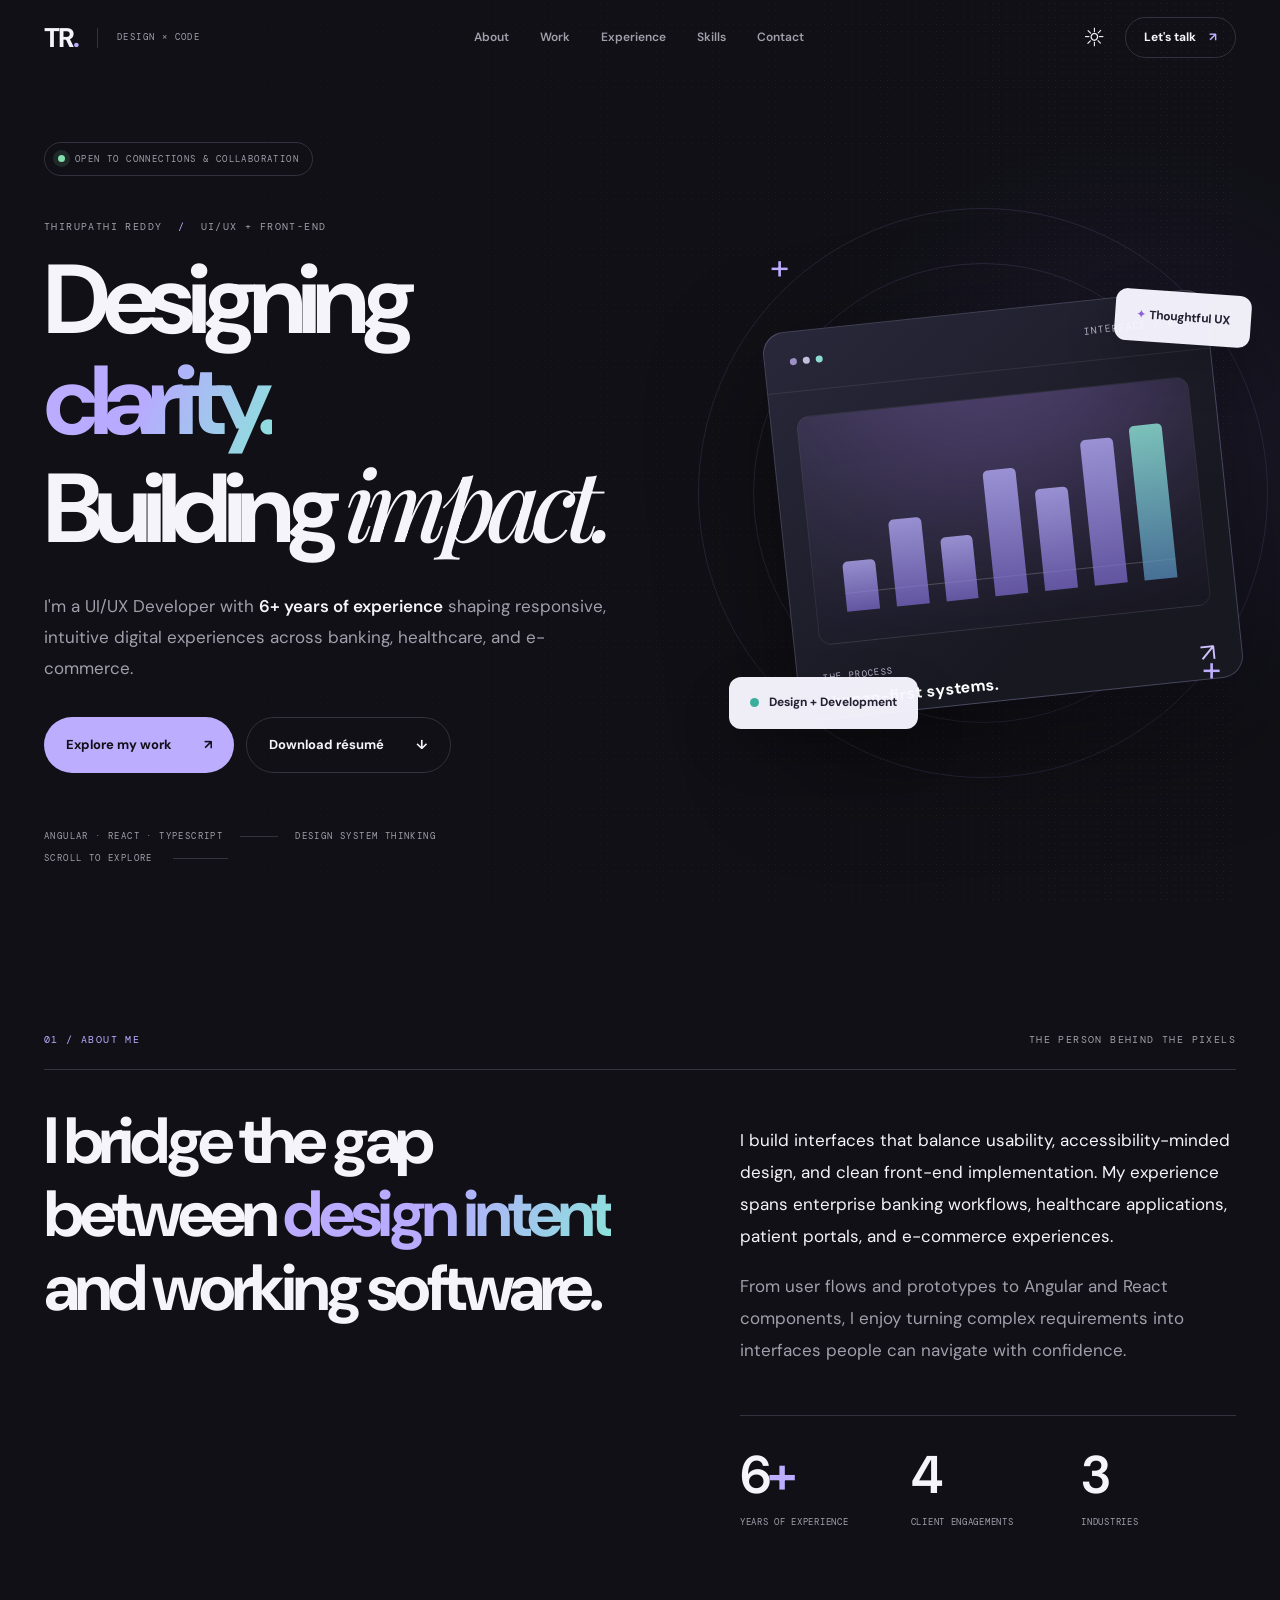
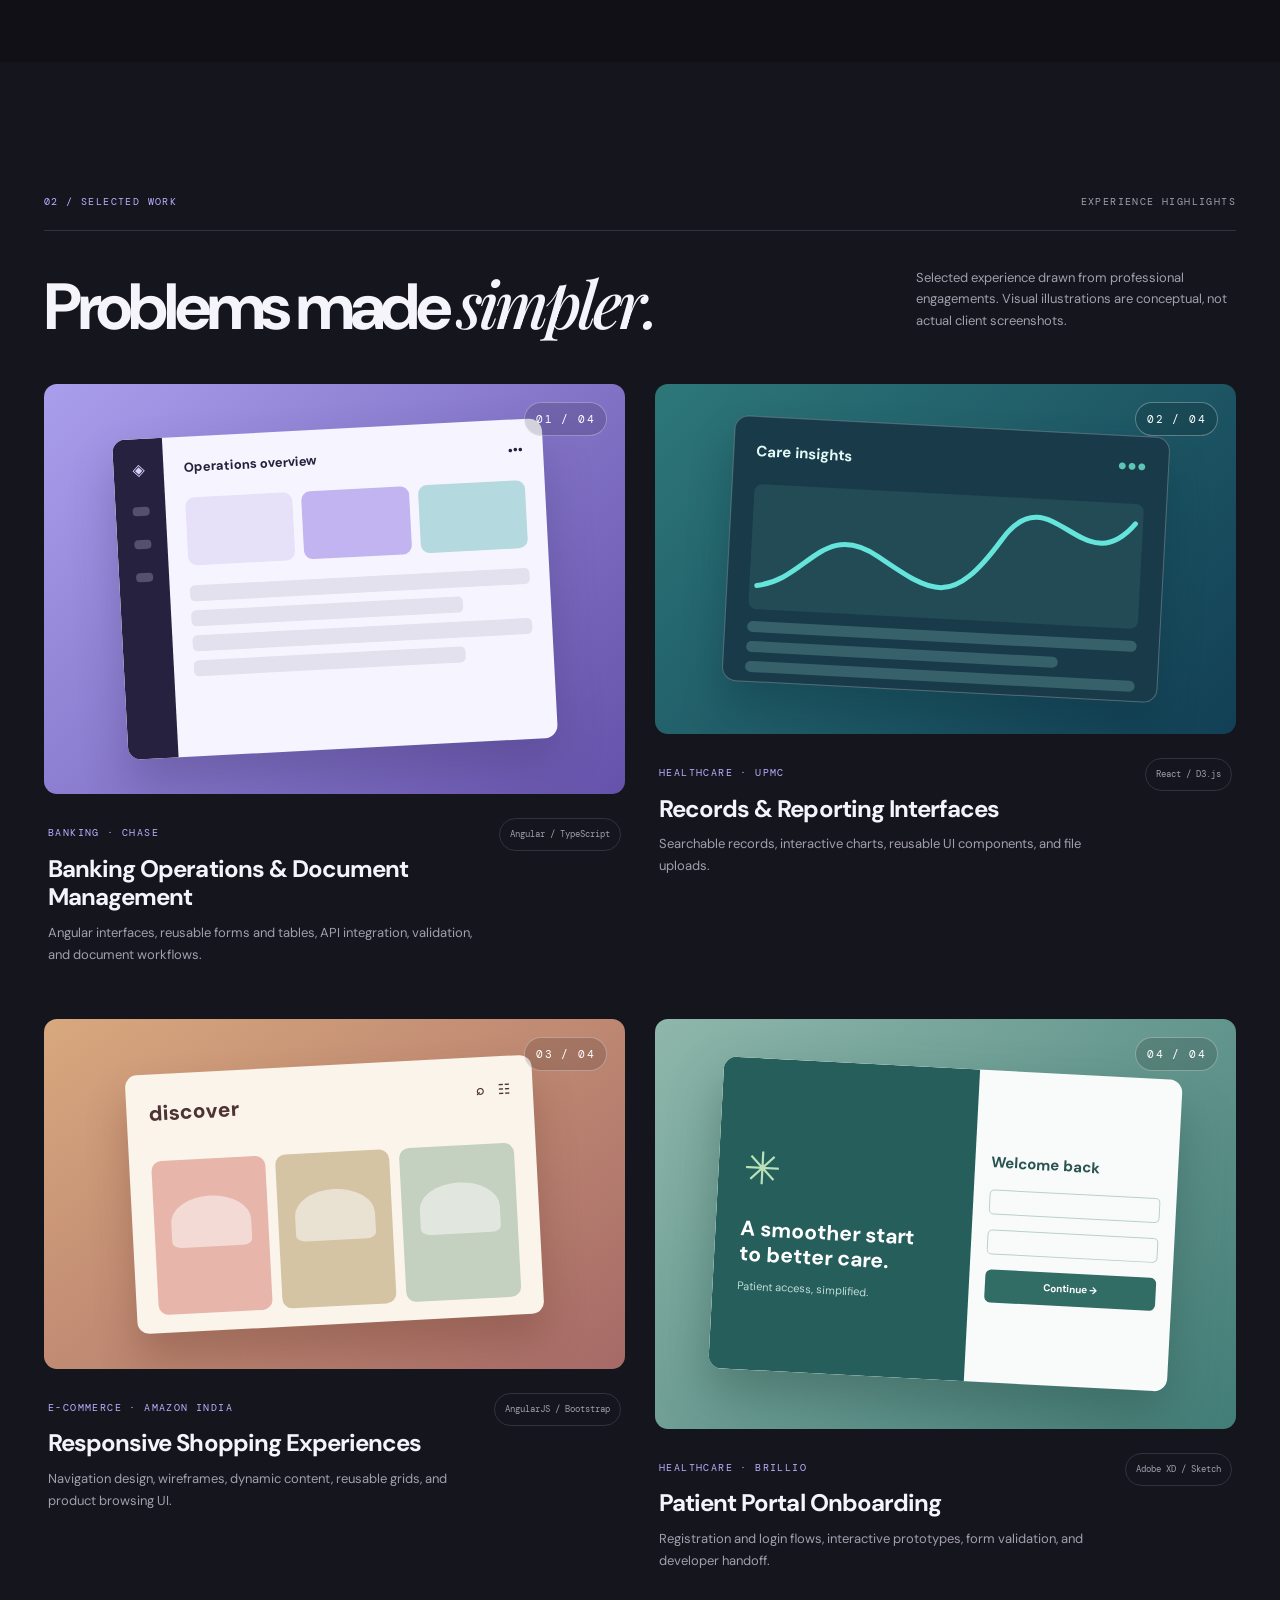
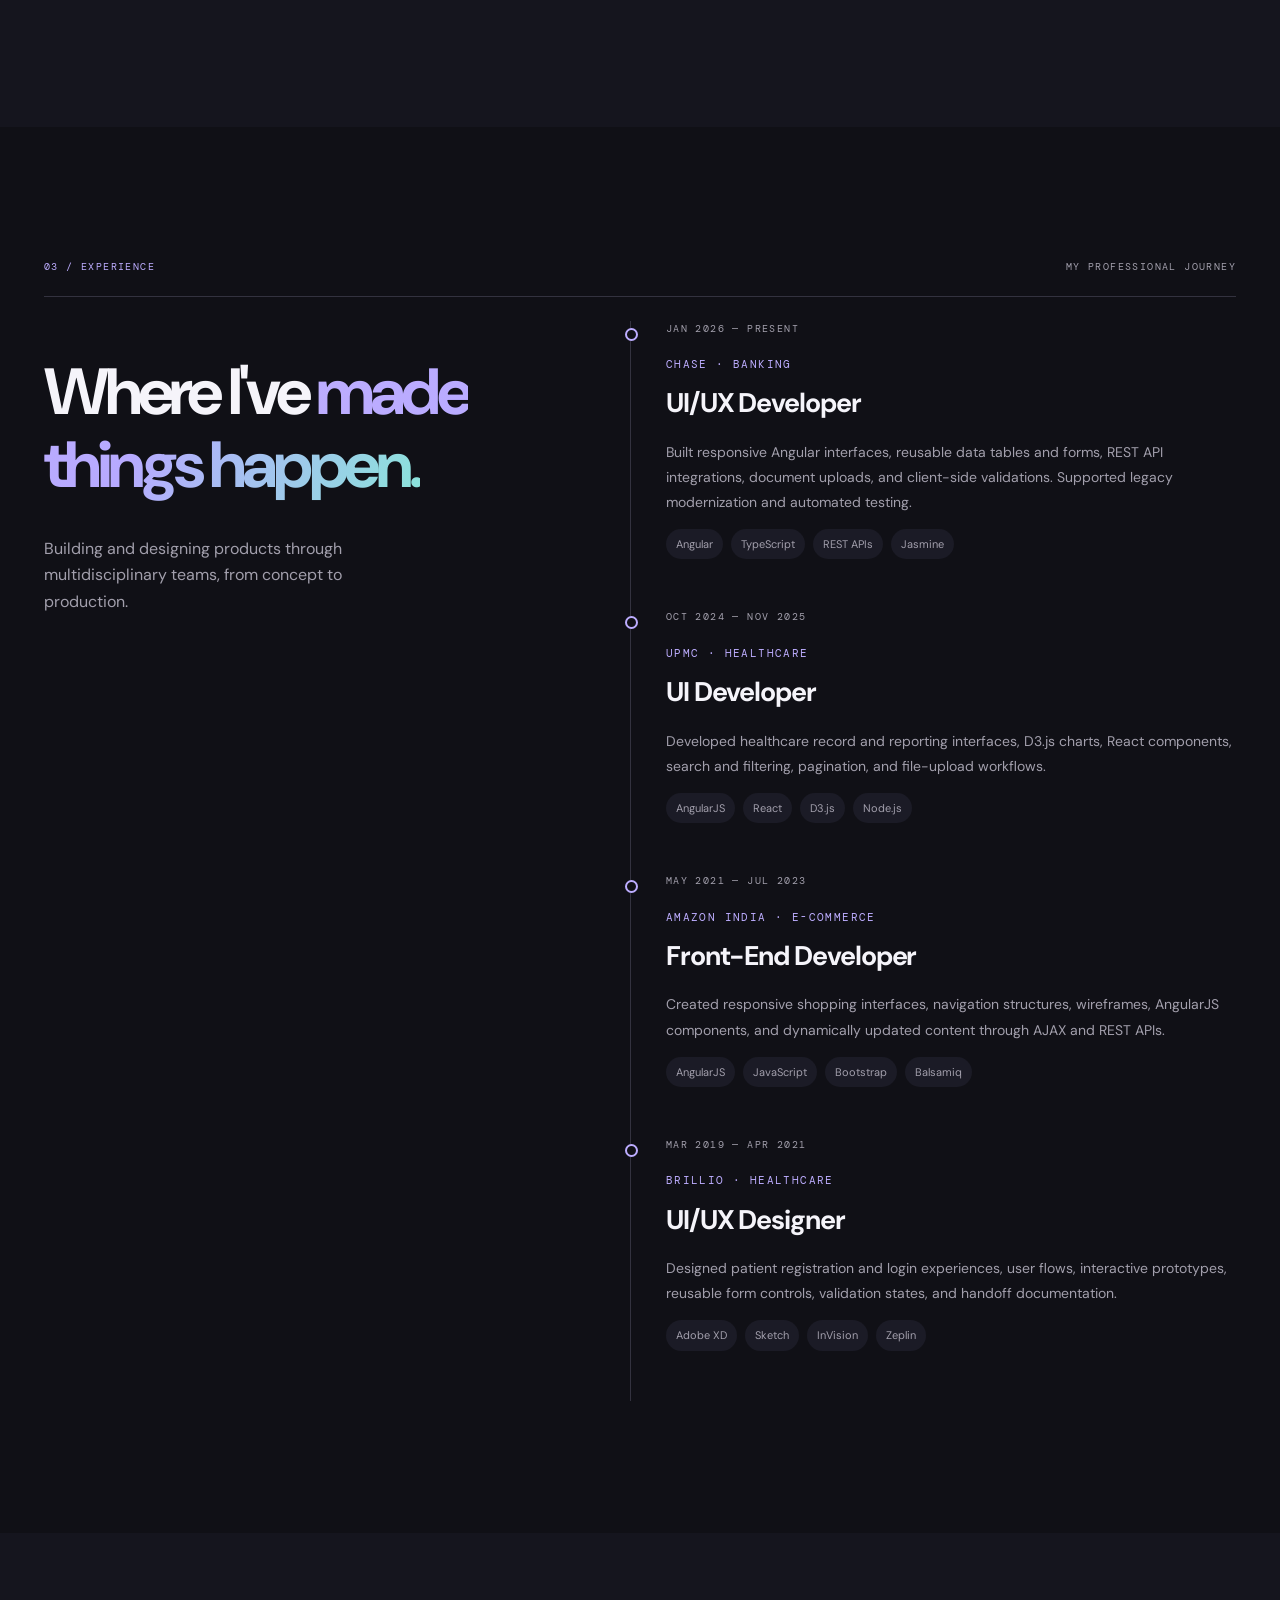
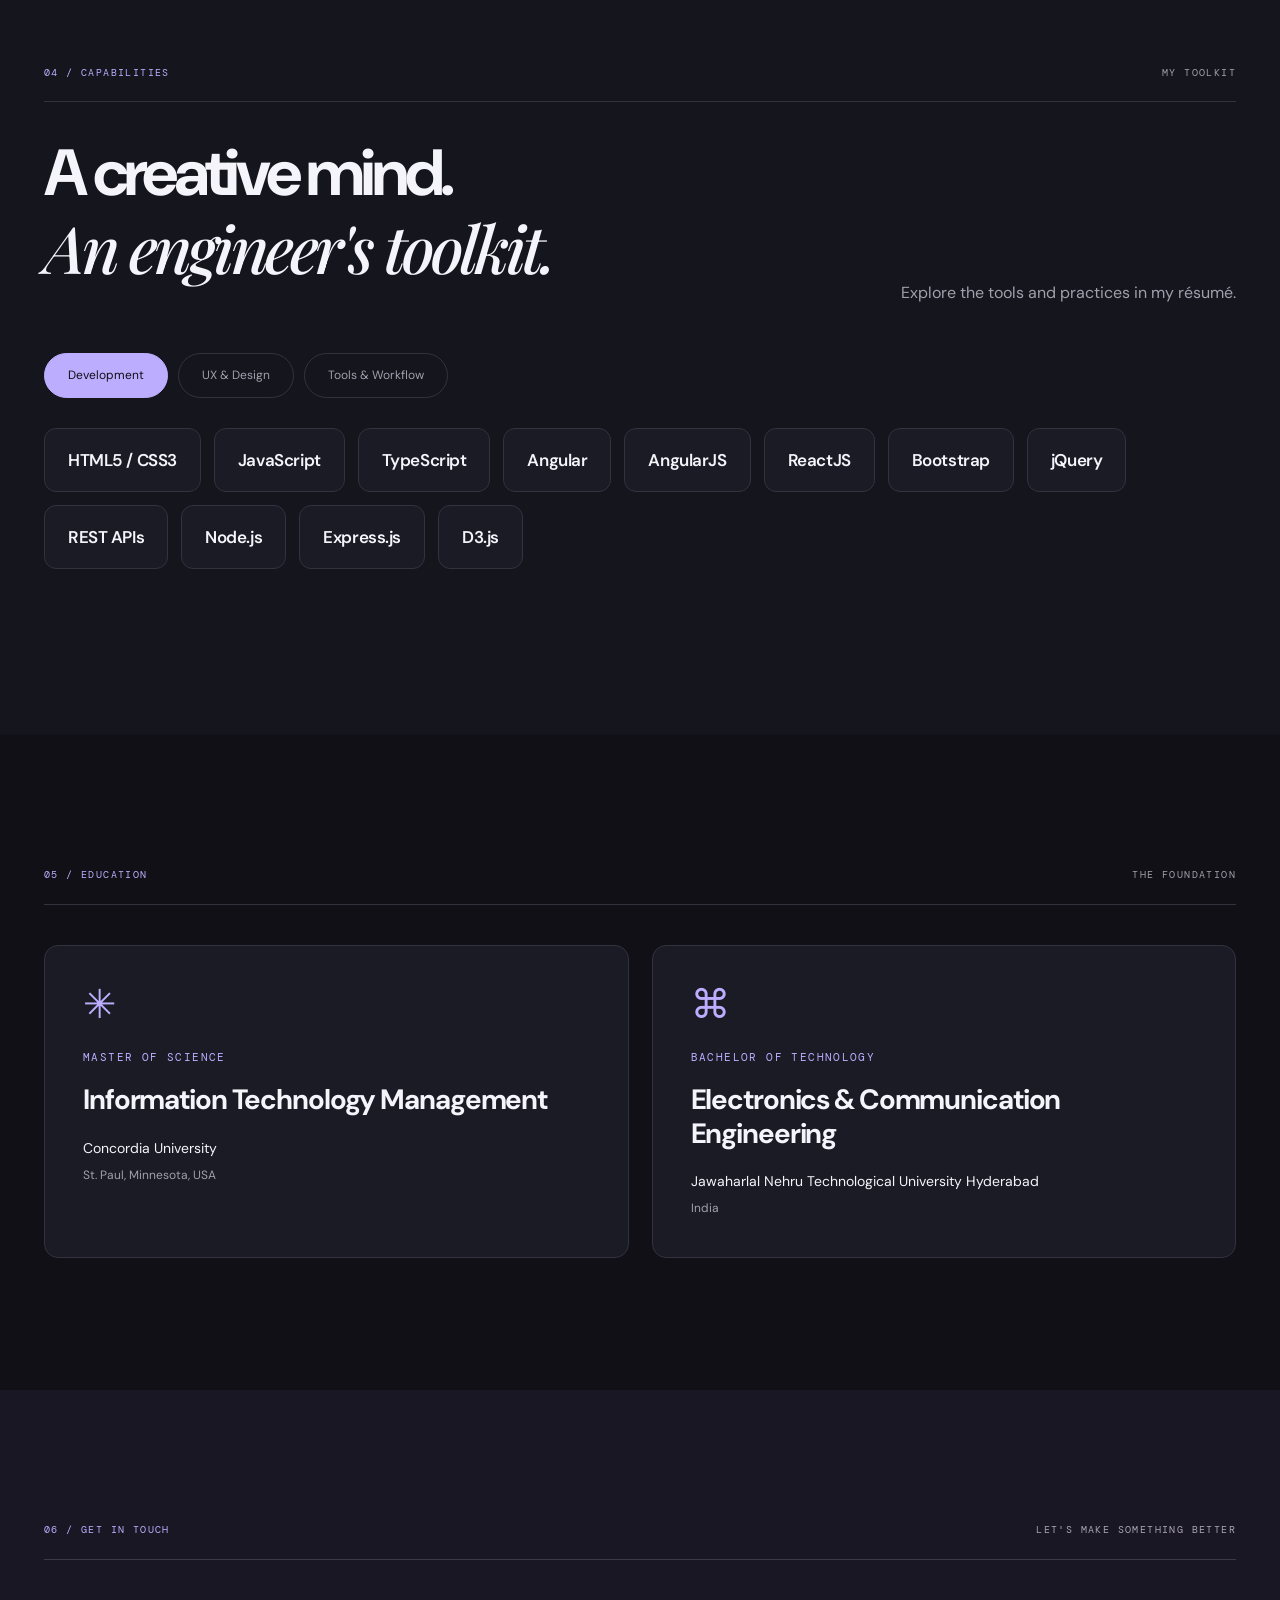
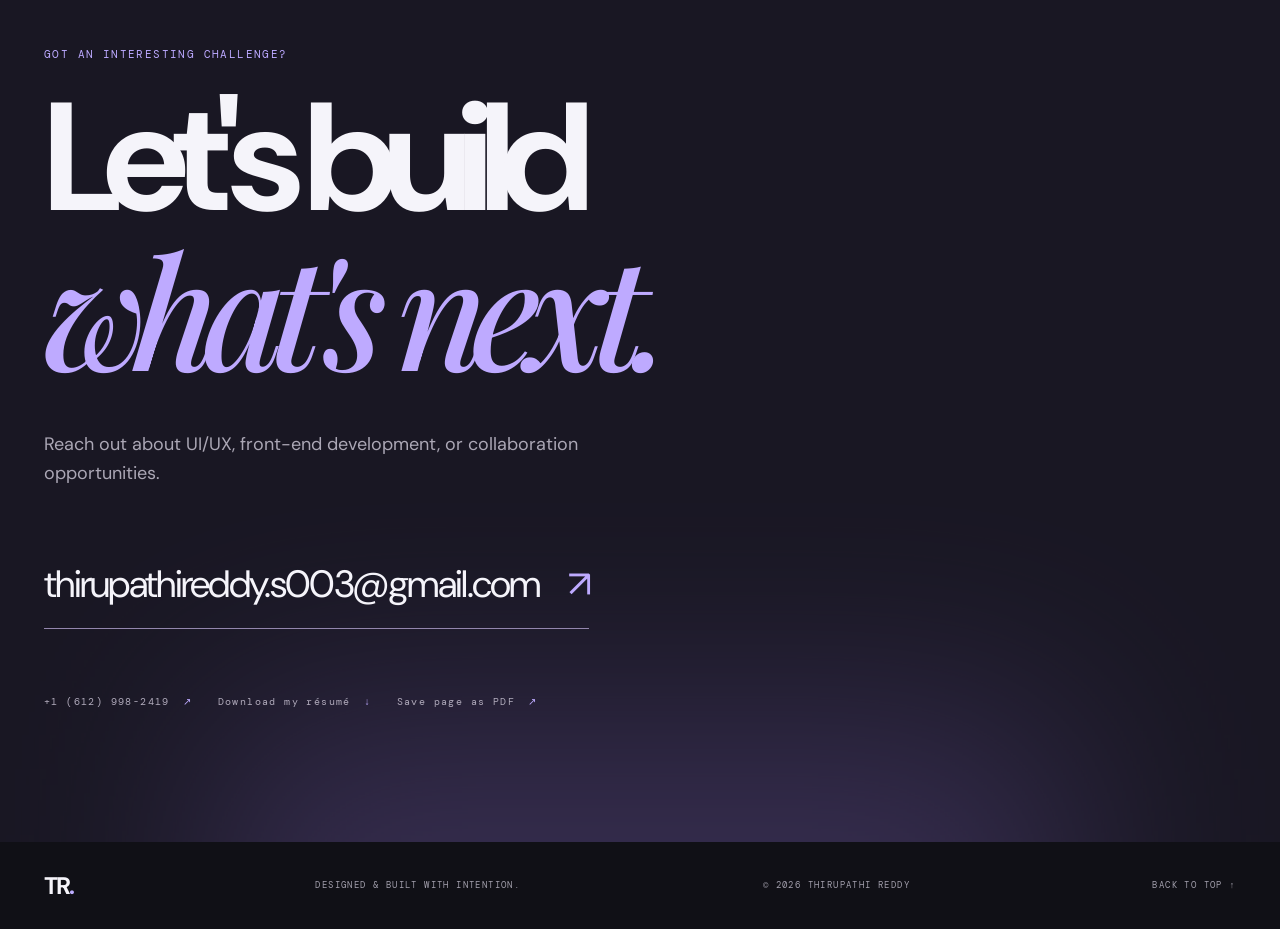
<file: index.html>
<!doctype html>
<html lang="en" data-theme="dark">
<head>
  <meta charset="UTF-8"><meta name="viewport" content="width=device-width,initial-scale=1">
  <meta name="description" content="Thirupathi Reddy — UI/UX Developer and Front-End Developer. Explore experience across banking, healthcare, and e-commerce, selected work, and technical expertise.">
  <meta name="theme-color" content="#101016">
  <title>Thirupathi Reddy — UI/UX Developer</title>
  <link rel="icon" href="favicon.svg" type="image/svg+xml">
  <link rel="stylesheet" href="styles.css">
  <script defer src="script.js"></script>
</head>
<body>
  <div id="reading-progress" aria-hidden="true"></div>
  <a class="skip-link" href="#main">Skip to content</a>
  <header class="site-header">
    <a class="brand" href="#home" aria-label="Thirupathi Reddy, home"><span class="brand-mark">TR<span class="brand-dot">.</span></span><span class="brand-divider"></span><span class="brand-small">DESIGN × CODE</span></a>
    <nav class="main-nav" id="main-nav" aria-label="Primary navigation"><a href="#about">About</a><a href="#work">Work</a><a href="#experience">Experience</a><a href="#skills">Skills</a><a href="#contact">Contact</a></nav>
    <div class="header-actions"><button type="button" class="theme-toggle icon-button" aria-label="Switch to light mode" title="Toggle color theme"><span class="sun-icon">☼</span><span class="moon-icon">☾</span></button><a class="nav-cta" href="#contact">Let's talk <span>↗</span></a><button class="menu-toggle icon-button" type="button" aria-label="Open navigation" aria-controls="main-nav" aria-expanded="false"><span></span><span></span></button></div>
  </header>
  <main id="main">
    <section class="hero section-shell" id="home"><div class="hero-grain" aria-hidden="true"></div><div class="hero-glow" aria-hidden="true"></div>
      <div class="hero-copy" data-reveal><div class="availability"><span class="pulse"></span> OPEN TO CONNECTIONS & COLLABORATION</div><p class="eyebrow">THIRUPATHI REDDY <span class="eyebrow-divider">/</span> UI/UX + FRONT-END</p>
      <h1>Designing<br><span class="gradient-text">clarity.</span><br>Building <em>impact.</em></h1>
      <p class="hero-description">I'm a UI/UX Developer with <strong>6+ years of experience</strong> shaping responsive, intuitive digital experiences across banking, healthcare, and e-commerce.</p>
      <div class="hero-buttons"><a class="button button-primary" href="#work">Explore my work <span>↗</span></a><a class="button button-outline" href="Thirupathi_Reddy_Resume.docx" download>Download résumé <span>↓</span></a></div>
      <div class="hero-foot"><span>ANGULAR · REACT · TYPESCRIPT</span><span class="hero-foot-line"></span><span>DESIGN SYSTEM THINKING</span></div></div>
      <div class="hero-visual" aria-label="Abstract user interface illustration"><div class="orbit orbit-one"></div><div class="orbit orbit-two"></div><div class="visual-card main-visual-card"><div class="visual-card-top"><span class="mini-dots"><i></i><i></i><i></i></span><span>INTERFACE / 01</span></div><div class="visual-chart"><div class="chart-glow"></div><div class="chart-line"></div><div class="chart-bars"><b></b><b></b><b></b><b></b><b></b><b></b><b></b></div></div><div class="ui-caption"><div><span class="tiny-overline">THE PROCESS</span><strong>Human-first systems.</strong></div><span class="ui-arrow">↗</span></div></div><div class="floating-card floating-a">✦ <span>Thoughtful UX</span></div><div class="floating-card floating-b"><span class="small-circle"></span> Design + Development</div><div class="visual-cross cross-one">+</div><div class="visual-cross cross-two">+</div></div>
      <a class="scroll-indicator" href="#about"><span>SCROLL TO EXPLORE</span><span class="scroll-line"></span></a>
    </section>
    <section class="about-section section-shell section-space" id="about"><div class="section-label" data-reveal><span>01 / ABOUT ME</span><span>THE PERSON BEHIND THE PIXELS</span></div><div class="about-grid"><div data-reveal><h2 class="section-heading">I bridge the gap between <span class="gradient-text">design intent</span> and working software.</h2></div><div class="about-body" data-reveal><p>I build interfaces that balance usability, accessibility-minded design, and clean front-end implementation. My experience spans enterprise banking workflows, healthcare applications, patient portals, and e-commerce experiences.</p><p>From user flows and prototypes to Angular and React components, I enjoy turning complex requirements into interfaces people can navigate with confidence.</p><div class="about-stats"><div><strong>6<span>+</span></strong><small>YEARS OF EXPERIENCE</small></div><div><strong>4</strong><small>CLIENT ENGAGEMENTS</small></div><div><strong>3</strong><small>INDUSTRIES</small></div></div></div></div></section>
    <section class="work-section section-space" id="work"><div class="section-shell"><div class="section-label" data-reveal><span>02 / SELECTED WORK</span><span>EXPERIENCE HIGHLIGHTS</span></div><div class="work-title-row" data-reveal><h2 class="section-heading">Problems made <span class="serif-accent">simpler.</span></h2><p>Selected experience drawn from professional engagements. Visual illustrations are conceptual, not actual client screenshots.</p></div><div class="work-grid">
      <article class="project-card project-large" data-reveal><div class="project-art art-banking"><div class="mock-banking"><div class="mock-rail"><span>◈</span><i></i><i></i><i></i></div><div class="mock-dashboard"><div class="mock-title"><span>Operations overview</span><span>•••</span></div><div class="mock-summary"><i></i><i></i><i></i></div><div class="mock-table"><i></i><i></i><i></i><i></i></div></div></div><span class="project-num">01 / 04</span></div><div class="project-meta"><div><span class="card-overline">BANKING · CHASE</span><h3>Banking Operations & Document Management</h3><p>Angular interfaces, reusable forms and tables, API integration, validation, and document workflows.</p></div><span class="project-tag">Angular / TypeScript</span></div></article>
      <article class="project-card" data-reveal><div class="project-art art-health"><div class="mock-health"><div class="health-header"><span>Care insights</span><b>● ● ●</b></div><div class="health-line"><svg viewBox="0 0 300 100" aria-hidden="true"><path d="M0 81 C40 75 50 25 96 53 S157 90 194 34 S260 68 300 16" fill="none" stroke="#65e4db" stroke-width="4" stroke-linecap="round"/></svg></div><div class="health-rows"><i></i><i></i><i></i></div></div><span class="project-num">02 / 04</span></div><div class="project-meta"><div><span class="card-overline">HEALTHCARE · UPMC</span><h3>Records & Reporting Interfaces</h3><p>Searchable records, interactive charts, reusable UI components, and file uploads.</p></div><span class="project-tag">React / D3.js</span></div></article>
      <article class="project-card" data-reveal><div class="project-art art-commerce"><div class="mock-commerce"><div class="commerce-top">discover <span>⌕　☷</span></div><div class="commerce-products"><i><b></b></i><i><b></b></i><i><b></b></i></div></div><span class="project-num">03 / 04</span></div><div class="project-meta"><div><span class="card-overline">E-COMMERCE · AMAZON INDIA</span><h3>Responsive Shopping Experiences</h3><p>Navigation design, wireframes, dynamic content, reusable grids, and product browsing UI.</p></div><span class="project-tag">AngularJS / Bootstrap</span></div></article>
      <article class="project-card project-large" data-reveal><div class="project-art art-portal"><div class="mock-portal"><div class="portal-left"><div class="portal-symbol">✳</div><strong>A smoother start<br>to better care.</strong><span>Patient access, simplified.</span></div><div class="portal-form"><span>Welcome back</span><i></i><i></i><b>Continue →</b></div></div><span class="project-num">04 / 04</span></div><div class="project-meta"><div><span class="card-overline">HEALTHCARE · BRILLIO</span><h3>Patient Portal Onboarding</h3><p>Registration and login flows, interactive prototypes, form validation, and developer handoff.</p></div><span class="project-tag">Adobe XD / Sketch</span></div></article>
    </div></div></section>
    <section class="experience-section section-shell section-space" id="experience"><div class="section-label" data-reveal><span>03 / EXPERIENCE</span><span>MY PROFESSIONAL JOURNEY</span></div><div class="experience-layout"><div class="experience-intro" data-reveal><h2 class="section-heading">Where I've <span class="gradient-text">made things happen.</span></h2><p>Building and designing products through multidisciplinary teams, from concept to production.</p></div><div class="timeline">
      <article class="timeline-item" data-reveal><div class="timeline-time">JAN 2026 — PRESENT</div><div class="timeline-details"><span class="timeline-kicker">CHASE · BANKING</span><h3>UI/UX Developer</h3><p>Built responsive Angular interfaces, reusable data tables and forms, REST API integrations, document uploads, and client-side validations. Supported legacy modernization and automated testing.</p><div class="tech-pills"><span>Angular</span><span>TypeScript</span><span>REST APIs</span><span>Jasmine</span></div></div></article>
      <article class="timeline-item" data-reveal><div class="timeline-time">OCT 2024 — NOV 2025</div><div class="timeline-details"><span class="timeline-kicker">UPMC · HEALTHCARE</span><h3>UI Developer</h3><p>Developed healthcare record and reporting interfaces, D3.js charts, React components, search and filtering, pagination, and file-upload workflows.</p><div class="tech-pills"><span>AngularJS</span><span>React</span><span>D3.js</span><span>Node.js</span></div></div></article>
      <article class="timeline-item" data-reveal><div class="timeline-time">MAY 2021 — JUL 2023</div><div class="timeline-details"><span class="timeline-kicker">AMAZON INDIA · E-COMMERCE</span><h3>Front-End Developer</h3><p>Created responsive shopping interfaces, navigation structures, wireframes, AngularJS components, and dynamically updated content through AJAX and REST APIs.</p><div class="tech-pills"><span>AngularJS</span><span>JavaScript</span><span>Bootstrap</span><span>Balsamiq</span></div></div></article>
      <article class="timeline-item" data-reveal><div class="timeline-time">MAR 2019 — APR 2021</div><div class="timeline-details"><span class="timeline-kicker">BRILLIO · HEALTHCARE</span><h3>UI/UX Designer</h3><p>Designed patient registration and login experiences, user flows, interactive prototypes, reusable form controls, validation states, and handoff documentation.</p><div class="tech-pills"><span>Adobe XD</span><span>Sketch</span><span>InVision</span><span>Zeplin</span></div></div></article>
    </div></div></section>
    <section class="skills-section section-space" id="skills"><div class="section-shell"><div class="section-label" data-reveal><span>04 / CAPABILITIES</span><span>MY TOOLKIT</span></div><div class="skills-head" data-reveal><h2 class="section-heading">A creative mind.<br><span class="serif-accent">An engineer's toolkit.</span></h2><p>Explore the tools and practices in my résumé.</p></div><div class="skill-tabs" role="tablist" aria-label="Skill categories"><button class="skill-tab active" data-skill="frontend" type="button" role="tab" aria-selected="true">Development</button><button class="skill-tab" data-skill="design" type="button" role="tab" aria-selected="false">UX & Design</button><button class="skill-tab" data-skill="platform" type="button" role="tab" aria-selected="false">Tools & Workflow</button></div><div class="skills-panel" id="skills-panel" aria-live="polite"><span>HTML5 / CSS3</span><span>JavaScript</span><span>TypeScript</span><span>Angular</span><span>AngularJS</span><span>ReactJS</span><span>Bootstrap</span><span>jQuery</span><span>REST APIs</span><span>Node.js</span><span>Express.js</span><span>D3.js</span></div></div></section>
    <section class="education-section section-shell section-space" id="education"><div class="section-label" data-reveal><span>05 / EDUCATION</span><span>THE FOUNDATION</span></div><div class="education-grid"><div class="edu-card" data-reveal><span class="edu-icon">✳</span><p>MASTER OF SCIENCE</p><h3>Information Technology Management</h3><span>Concordia University</span><small>St. Paul, Minnesota, USA</small></div><div class="edu-card" data-reveal><span class="edu-icon">⌘</span><p>BACHELOR OF TECHNOLOGY</p><h3>Electronics & Communication Engineering</h3><span>Jawaharlal Nehru Technological University Hyderabad</span><small>India</small></div></div></section>
    <section class="contact-section section-space" id="contact"><div class="contact-glow" aria-hidden="true"></div><div class="section-shell contact-inner" data-reveal><div class="section-label"><span>06 / GET IN TOUCH</span><span>LET'S MAKE SOMETHING BETTER</span></div><p class="contact-eyebrow">GOT AN INTERESTING CHALLENGE?</p><h2>Let's build<br><em>what's next.</em></h2><p class="contact-subtitle">Reach out about UI/UX, front-end development, or collaboration opportunities.</p><a class="contact-email" href="mailto:thirupathireddy.s003@gmail.com">thirupathireddy.s003@gmail.com <span>↗</span></a><div class="contact-links"><a href="tel:+16129982419">+1 (612) 998-2419 <span>↗</span></a><a href="Thirupathi_Reddy_Resume.docx" download>Download my résumé <span>↓</span></a><button id="print-resume" type="button">Save page as PDF <span>↗</span></button></div></div></section>
  </main>
  <footer><div class="section-shell footer-inner"><a class="footer-brand" href="#home">TR<span>.</span></a><span>DESIGNED & BUILT WITH INTENTION.</span><span>© <span id="year">2026</span> THIRUPATHI REDDY</span><a href="#home">BACK TO TOP ↑</a></div></footer>
</body></html>
</file>
<file: styles.css>
@import url('https://fonts.googleapis.com/css2?family=DM+Sans:wght@400;500;600;700;800&family=DM+Mono:wght@400;500&family=Playfair+Display:ital,wght@1,500;1,600&display=swap');
:root{--bg:#101016;--bg2:#15151e;--surface:#1b1b26;--panel:#20202c;--text:#f5f4fa;--muted:#a29fac;--line:#33323f;--accent:#bdadff;--accent2:#8ae4da;--accent3:#ffbdac;--shadow:rgba(0,0,0,.3);color-scheme:dark}html[data-theme=light]{--bg:#f8f7f5;--bg2:#efeee9;--surface:#fff;--panel:#f1f0f7;--text:#181722;--muted:#666372;--line:#dfdce5;--accent:#7153cf;--accent2:#188f86;--accent3:#d66e59;--shadow:rgba(54,45,75,.10);color-scheme:light}*{box-sizing:border-box}html{scroll-behavior:smooth;scroll-padding-top:85px}body{margin:0;background:var(--bg);color:var(--text);font:16px/1.65 'DM Sans',system-ui,sans-serif;overflow-x:hidden;transition:background .35s,color .35s}a{color:inherit;text-decoration:none}button{font:inherit}::selection{background:var(--accent);color:var(--bg)}:focus-visible{outline:2px solid var(--accent);outline-offset:4px}.skip-link{position:absolute;z-index:200;top:-70px;left:20px;background:var(--accent);color:var(--bg);padding:10px 18px}.skip-link:focus{top:10px}#reading-progress{position:fixed;top:0;left:0;height:3px;width:0;background:linear-gradient(90deg,var(--accent),var(--accent2));z-index:110;transition:width .1s linear}.section-shell{width:min(1220px,calc(100% - 88px));margin-inline:auto}.section-space{padding-top:132px;padding-bottom:132px}.site-header{position:fixed;top:0;left:0;right:0;z-index:100;height:76px;padding:0 max(44px,calc((100vw - 1220px)/2));display:flex;align-items:center;justify-content:space-between;border-bottom:1px solid transparent;transition:background .3s,border-color .3s;backdrop-filter:blur(0px)}.site-header.scrolled{background:color-mix(in srgb,var(--bg) 86%,transparent);backdrop-filter:blur(22px);border-bottom-color:var(--line)}.brand{display:flex;align-items:center;gap:19px}.brand-mark{font-size:27px;font-weight:800;letter-spacing:-2px;line-height:1}.brand-dot,.footer-brand span{color:var(--accent)}.brand-divider{width:1px;height:20px;background:var(--line)}.brand-small,.eyebrow,.section-label,.card-overline,.tiny-overline,.timeline-time,.timeline-kicker,.edu-card>p,.hero-foot,.availability,.scroll-indicator,.contact-eyebrow,.footer-inner,.project-num,.project-tag,.contact-links{font-family:'DM Mono',monospace;font-size:11px;letter-spacing:1.4px}.brand-small{color:var(--muted);font-size:9px}.main-nav{display:flex;align-items:center;gap:31px}.main-nav a{font-size:12px;font-weight:600;color:var(--muted);transition:color .2s}.main-nav a:hover,.main-nav a.active{color:var(--text)}.header-actions{display:flex;align-items:center;gap:18px}.icon-button{background:none;border:0;color:var(--text);cursor:pointer}.theme-toggle{font-size:25px;line-height:1;width:30px}.moon-icon{display:none}html[data-theme=light] .sun-icon{display:none}html[data-theme=light] .moon-icon{display:inline}.nav-cta{border:1px solid var(--line);padding:10px 18px;border-radius:100px;font-size:12px;font-weight:700;white-space:nowrap;transition:background .25s,transform .25s}.nav-cta span{color:var(--accent);padding-left:10px}.nav-cta:hover{background:var(--surface);transform:translateY(-2px)}.menu-toggle{display:none}.hero{min-height:810px;height:100svh;max-height:1080px;display:grid;grid-template-columns:1.15fr .85fr;align-items:center;position:relative;padding-top:85px}.hero-grain{position:absolute;inset:0;opacity:.12;pointer-events:none;background-image:radial-gradient(var(--muted) .45px,transparent .45px);background-size:7px 7px;mask-image:linear-gradient(90deg,transparent,#000)}.hero-glow{position:absolute;width:680px;height:680px;right:-230px;top:12%;background:radial-gradient(circle,rgba(151,116,239,.11),transparent 65%);pointer-events:none}.hero-copy{z-index:2}.availability{display:inline-flex;align-items:center;gap:10px;padding:9px 13px;border:1px solid var(--line);border-radius:30px;color:var(--muted);font-size:9px}.pulse{height:7px;width:7px;background:#83dfae;border-radius:50%;box-shadow:0 0 0 5px rgba(131,223,174,.12)}.eyebrow{margin:43px 0 14px;color:var(--muted);font-size:10px}.eyebrow-divider{color:var(--accent);padding:0 8px}.hero h1{font-size:clamp(64px,7.65vw,124px);font-weight:700;line-height:1.03;letter-spacing:-.086em;margin:0;max-width:850px}.hero h1 em{font-family:'Playfair Display',Georgia,serif;font-weight:500;letter-spacing:-.08em}.gradient-text{background:linear-gradient(115deg,var(--accent),#b7aaff 45%,var(--accent2));-webkit-background-clip:text;background-clip:text;color:transparent}.hero-description{color:var(--muted);font-size:17px;line-height:1.8;max-width:570px;margin:32px 0 34px}.hero-description strong{color:var(--text);font-weight:600}.hero-buttons{display:flex;gap:12px;flex-wrap:wrap}.button{display:inline-flex;align-items:center;justify-content:space-between;gap:32px;padding:16px 22px;border-radius:100px;font-weight:700;font-size:13px;transition:transform .25s,background .25s}.button:hover{transform:translateY(-4px)}.button-primary{background:var(--accent);color:var(--bg)}.button-outline{border:1px solid var(--line)}.button-outline:hover{background:var(--surface)}.hero-foot{display:flex;align-items:center;gap:17px;color:var(--muted);font-size:9px;margin-top:56px}.hero-foot-line{width:38px;height:1px;background:var(--line)}.hero-visual{position:relative;height:590px;isolation:isolate}.orbit{position:absolute;border:1px solid rgba(173,151,232,.14);border-radius:50%;left:50%;top:50%;transform:translate(-50%,-50%)}.orbit-one{width:460px;height:460px}.orbit-two{width:570px;height:570px}.main-visual-card{position:absolute;left:10%;top:19%;width:88%;height:390px;border:1px solid rgba(199,196,244,.23);border-radius:22px;background:linear-gradient(145deg,#29283b,#181821 72%);box-shadow:0 40px 120px rgba(0,0,0,.42);transform:rotate(-6deg);animation:float 8s ease-in-out infinite;overflow:hidden}.visual-card-top{height:60px;display:flex;align-items:center;justify-content:space-between;padding:0 25px;border-bottom:1px solid rgba(255,255,255,.08);color:#b5b2c5;font:10px 'DM Mono',monospace;letter-spacing:1px}.mini-dots{display:flex;gap:6px}.mini-dots i{display:block;width:7px;height:7px;border-radius:50%;background:#9d90c4}.mini-dots i:nth-child(2){background:#bfc1da}.mini-dots i:nth-child(3){background:#8cdbd3}.visual-chart{height:230px;position:relative;margin:25px;background:linear-gradient(180deg,rgba(197,179,255,.08),transparent);border:1px solid rgba(255,255,255,.07);border-radius:13px;overflow:hidden}.chart-glow{position:absolute;width:330px;height:330px;top:-220px;left:10%;background:#9b72dd;filter:blur(85px);opacity:.28}.chart-bars{position:absolute;inset:30px;display:flex;align-items:flex-end;gap:17px}.chart-bars b{flex:1;height:30%;background:linear-gradient(0deg,#7967c7,#b9b1ff);border-radius:5px 5px 0 0;opacity:.75}.chart-bars b:nth-child(2){height:52%}.chart-bars b:nth-child(3){height:38%}.chart-bars b:nth-child(4){height:75%}.chart-bars b:nth-child(5){height:61%}.chart-bars b:nth-child(6){height:87%}.chart-bars b:nth-child(7){height:92%;background:linear-gradient(#92f1df,#568cbb)}.chart-line{position:absolute;bottom:48px;left:30px;right:30px;height:1px;background:rgba(255,255,255,.2)}.ui-caption{padding:0 25px;display:flex;align-items:center;justify-content:space-between;color:white}.ui-caption strong{display:block;font-size:16px}.tiny-overline{display:block;color:#beb8d1;margin-bottom:4px;font-size:9px}.ui-arrow{font-size:25px;color:#d0c2ff}.floating-card{position:absolute;padding:16px 21px;background:rgba(248,246,255,.96);color:#242232;border-radius:12px;font-size:12px;font-weight:700;box-shadow:0 20px 50px rgba(0,0,0,.2);z-index:2;animation:float 7s ease-in-out infinite}.floating-a{right:-3%;top:16%;transform:rotate(4deg)}.floating-a:first-letter{color:#8a61d9}.floating-b{left:0;bottom:10%;animation-delay:-3s;display:flex;align-items:center;gap:10px}.small-circle{width:9px;height:9px;border-radius:50%;background:#3cae9e}.visual-cross{position:absolute;color:var(--accent);font-size:35px}.cross-one{top:7%;left:8%}.cross-two{bottom:15%;right:3%}.scroll-indicator{position:absolute;bottom:34px;left:0;display:flex;gap:20px;align-items:center;color:var(--muted);font-size:9px}.scroll-line{width:55px;height:1px;background:var(--line)}@keyframes float{0%,100%{translate:0 0}50%{translate:0 -15px}}.section-label{display:flex;justify-content:space-between;align-items:center;gap:20px;padding:0 0 20px;border-bottom:1px solid var(--line);color:var(--muted);font-size:10px}.section-label span:first-child{color:var(--accent)}.section-heading{font-size:clamp(45px,5.1vw,76px);letter-spacing:-.065em;line-height:1.13;margin:34px 0;font-weight:700}.serif-accent{font-family:'Playfair Display',Georgia,serif;font-style:italic;font-weight:500;letter-spacing:-.06em}.about-grid{display:grid;grid-template-columns:1.1fr .9fr;gap:90px}.about-body{padding-top:37px}.about-body>p{font-size:17px;line-height:1.9;color:var(--muted)}.about-body>p:first-child{color:var(--text)}.about-stats{display:grid;grid-template-columns:repeat(3,1fr);gap:16px;margin-top:48px;border-top:1px solid var(--line);padding-top:32px}.about-stats strong{display:block;font-size:53px;line-height:1;letter-spacing:-.07em;font-weight:600}.about-stats strong span{color:var(--accent)}.about-stats small{display:block;font:9px/1.7 'DM Mono',monospace;color:var(--muted);margin-top:14px;letter-spacing:.7px}.work-section{background:var(--bg2)}.work-title-row{display:flex;justify-content:space-between;align-items:end;gap:30px;margin:0 0 40px}.work-title-row h2{margin-bottom:0}.work-title-row p{color:var(--muted);max-width:320px;font-size:13px}.work-grid{display:grid;grid-template-columns:1fr 1fr;gap:30px}.project-card{min-width:0}.project-art{height:350px;position:relative;border-radius:13px;overflow:hidden;display:grid;place-items:center;transition:filter .3s}.project-large .project-art{height:410px}.project-card:hover .project-art{filter:saturate(1.18)}.project-card:hover .mock-banking,.project-card:hover .mock-health,.project-card:hover .mock-commerce,.project-card:hover .mock-portal{transform:translateY(-9px) scale(1.035)}.project-num{position:absolute;right:18px;top:18px;border:1px solid rgba(255,255,255,.3);border-radius:30px;padding:7px 11px;color:#fff;background:rgba(0,0,0,.14)}.art-banking{background:linear-gradient(135deg,#a99eec,#6552aa)}.art-health{background:linear-gradient(135deg,#2d7779,#123f55)}.art-commerce{background:linear-gradient(145deg,#d8a87e,#a66a67)}.art-portal{background:linear-gradient(135deg,#8fb7ab,#427d77)}.mock-banking,.mock-health,.mock-commerce,.mock-portal{transition:transform .6s cubic-bezier(.2,.8,.2,1)}.mock-banking{width:74%;height:78%;background:#f6f4ff;border-radius:13px;display:flex;overflow:hidden;box-shadow:0 25px 45px #3930634d;transform:rotate(-3deg)}.mock-rail{width:50px;background:#25213f;display:flex;flex-direction:column;align-items:center;gap:24px;padding-top:18px;color:#dad0fb}.mock-rail i{height:9px;width:17px;border-radius:4px;background:#555070}.mock-dashboard{flex:1;padding:20px;min-width:0}.mock-title{font-weight:700;color:#22203a;font-size:13px;display:flex;justify-content:space-between}.mock-summary{display:flex;gap:9px;margin:20px 0}.mock-summary i{flex:1;height:68px;background:#e6e0f8;border-radius:9px}.mock-summary i:nth-child(2){background:#c2b4f1}.mock-summary i:nth-child(3){background:#b4d9df}.mock-table{display:grid;gap:9px}.mock-table i{height:16px;background:#e4e1ef;border-radius:5px}.mock-table i:nth-child(even){width:80%}.mock-health{width:75%;height:76%;background:#193a48;border:1px solid rgba(255,255,255,.25);border-radius:14px;box-shadow:0 25px 40px #092e3955;padding:22px;transform:rotate(3deg)}.health-header{color:#e4faf7;display:flex;justify-content:space-between;font-weight:700;font-size:15px}.health-header b{font-size:9px;color:#5ec4b5}.health-line{margin:20px 0 12px;background:#234b56;border-radius:8px;height:125px}.health-line svg{width:100%;height:100%}.health-rows{display:grid;gap:9px}.health-rows i{height:11px;background:#37616a;border-radius:9px}.health-rows i:nth-child(2){width:80%}.mock-commerce{width:70%;height:74%;padding:22px;background:#faf4eb;border-radius:12px;box-shadow:0 25px 40px #62372850;transform:rotate(-3deg)}.commerce-top{color:#4d3333;font-weight:800;font-size:21px;display:flex;justify-content:space-between}.commerce-top span{font-size:14px}.commerce-products{display:flex;gap:10px;height:72%;margin-top:30px}.commerce-products i{flex:1;border-radius:10px;background:#e7b5aa;position:relative}.commerce-products i:nth-child(2){background:#d4c4a4}.commerce-products i:nth-child(3){background:#c4d0c0}.commerce-products b{position:absolute;width:70%;height:33%;left:15%;top:24%;border-radius:50% 50% 12% 12%;background:rgba(255,255,255,.5)}.mock-portal{width:79%;height:76%;display:flex;background:#f8fbfa;border-radius:13px;box-shadow:0 25px 50px #254d466b;overflow:hidden;transform:rotate(3deg)}.portal-left{flex:1.2;background:#255e5b;padding:25px;color:#fff;display:flex;flex-direction:column;justify-content:center}.portal-symbol{font-size:45px;color:#b9e2b9}.portal-left strong{font-size:21px;line-height:1.2;margin:10px 0}.portal-left span{font-size:11px;color:#c3ded8}.portal-form{flex:1;padding:30px 16px;color:#285350;display:flex;flex-direction:column;justify-content:center;gap:15px}.portal-form span{font-size:15px;font-weight:700}.portal-form i{height:25px;border:1px solid #b8d1cd;border-radius:5px}.portal-form b{background:#316c65;color:#fff;border-radius:6px;padding:8px;text-align:center;font-size:10px}.project-meta{display:flex;align-items:flex-start;justify-content:space-between;gap:20px;padding:24px 4px 24px}.card-overline{color:var(--accent);font-size:10px}.project-meta h3{font-size:24px;letter-spacing:-.04em;line-height:1.2;margin:10px 0}.project-meta p{font-size:13px;color:var(--muted);margin:0;max-width:450px}.project-tag{white-space:nowrap;letter-spacing:0;font-size:9px;color:var(--muted);border:1px solid var(--line);padding:8px 10px;border-radius:50px}.experience-layout{display:grid;grid-template-columns:.9fr 1.1fr;gap:90px;margin-top:24px}.experience-intro p{max-width:340px;color:var(--muted);font-size:16px}.timeline{border-left:1px solid var(--line)}.timeline-item{position:relative;padding:0 0 50px 35px}.timeline-item:before{content:"";position:absolute;width:9px;height:9px;border-radius:50%;background:var(--bg);border:2px solid var(--accent);left:-6px;top:7px}.timeline-time{font-size:10px;color:var(--muted)}.timeline-kicker{display:block;color:var(--accent);margin:18px 0 8px}.timeline-details h3{font-size:27px;letter-spacing:-.04em;margin:0}.timeline-details p{color:var(--muted);font-size:14px;line-height:1.8}.tech-pills{display:flex;flex-wrap:wrap;gap:8px}.tech-pills span{border-radius:20px;background:var(--surface);padding:6px 10px;font-size:11px;color:var(--muted)}.skills-section{background:var(--bg2)}.skills-head{display:flex;justify-content:space-between;align-items:end;gap:30px}.skills-head p{color:var(--muted)}.skill-tabs{display:flex;gap:10px;flex-wrap:wrap;margin:30px 0}.skill-tab{cursor:pointer;border:1px solid var(--line);background:transparent;color:var(--muted);padding:12px 23px;border-radius:100px;font-size:12px;transition:background .25s,color .25s}.skill-tab:hover{color:var(--text)}.skill-tab.active{background:var(--accent);color:var(--bg);border-color:var(--accent)}.skills-panel{min-height:175px;display:flex;flex-wrap:wrap;gap:13px;align-content:flex-start}.skills-panel span{border:1px solid var(--line);background:var(--surface);padding:17px 23px;border-radius:12px;font-size:17px;font-weight:600;letter-spacing:-.025em;animation:fadeUp .4s ease both}.education-grid{display:grid;grid-template-columns:1fr 1fr;gap:23px;margin-top:40px}.edu-card{padding:38px;background:var(--surface);border:1px solid var(--line);border-radius:14px;min-height:300px;display:flex;flex-direction:column}.edu-icon{font-size:40px;color:var(--accent);line-height:1}.edu-card>p{color:var(--accent);margin:24px 0 5px}.edu-card h3{font-size:28px;line-height:1.2;letter-spacing:-.04em;margin:12px 0 20px}.edu-card>span:not(.edu-icon){font-size:14px}.edu-card small{font-size:12px;color:var(--muted);margin-top:6px}.contact-section{position:relative;overflow:hidden;background:#191723;color:#f5f4fa}.contact-glow{position:absolute;width:850px;height:850px;left:50%;bottom:-720px;transform:translateX(-50%);background:#7960b4;opacity:.3;filter:blur(110px);pointer-events:none}.contact-inner{position:relative}.contact-section .section-label{border-color:#3c3947;color:#aaa4b9}.contact-eyebrow{color:#bca9ff;margin-top:85px}.contact-section h2{font-size:clamp(80px,12vw,180px);line-height:.98;letter-spacing:-.095em;margin:20px 0 35px}.contact-section h2 em{font-family:'Playfair Display',Georgia,serif;color:#beaaff;font-weight:500}.contact-subtitle{color:#aba7b5;font-size:18px;max-width:550px}.contact-email{display:inline-flex;align-items:center;gap:28px;font-size:clamp(19px,3vw,38px);letter-spacing:-.045em;border-bottom:1px solid #9386ad;padding:12px 0;margin-top:34px;transition:color .2s}.contact-email:hover{color:#beaaff}.contact-email span{color:#beaaff}.contact-links{display:flex;flex-wrap:wrap;gap:25px;margin-top:65px;color:#b0aabb;font-size:10px}.contact-links a,.contact-links button{background:none;color:inherit;border:none;padding:0;cursor:pointer;font:inherit;letter-spacing:inherit}.contact-links a:hover,.contact-links button:hover{color:#fff}.contact-links span{color:#beaaff;margin-left:6px}.footer-inner{padding:28px 0;display:flex;align-items:center;justify-content:space-between;gap:20px;color:var(--muted);font-size:9px}.footer-brand{font:bold 24px 'DM Sans',sans-serif;color:var(--text);letter-spacing:-2px}.footer-inner a:hover{color:var(--accent)}[data-reveal]{opacity:0;transform:translateY(32px);transition:opacity .75s ease,transform .75s cubic-bezier(.2,.8,.2,1)}[data-reveal].visible{opacity:1;transform:translateY(0)}@keyframes fadeUp{from{opacity:0;transform:translateY(10px)}to{opacity:1;transform:translateY(0)}}
@media(max-width:1050px){.section-shell{width:calc(100% - 64px)}.site-header{padding:0 32px}.main-nav{gap:17px}.hero{grid-template-columns:1.1fr .9fr}.hero h1{font-size:clamp(58px,8vw,90px)}.hero-visual{transform:scale(.85);transform-origin:center}.project-meta{display:block}.project-tag{display:inline-block;margin-top:12px}.about-grid,.experience-layout{gap:45px}}
@media(max-width:760px){.site-header{padding:0 22px;height:68px}.section-shell{width:calc(100% - 40px)}.section-space{padding-top:90px;padding-bottom:90px}.brand-small,.brand-divider{display:none}.nav-cta{display:none}.menu-toggle{display:flex;flex-direction:column;gap:6px;padding:7px}.menu-toggle span{display:block;width:22px;height:2px;background:var(--text)}.main-nav{position:absolute;top:68px;left:0;right:0;background:var(--bg2);padding:22px;display:none;flex-direction:column;align-items:stretch;border-bottom:1px solid var(--line)}.main-nav.open{display:flex}.main-nav a{padding:10px}.hero{height:auto;max-height:none;min-height:0;display:flex;flex-direction:column;align-items:stretch;padding-top:140px;padding-bottom:100px}.hero h1{font-size:clamp(62px,12.5vw,94px)}.hero-description{font-size:15px}.hero-visual{height:410px;transform:scale(.8);margin:-15px -30px -30px}.main-visual-card{width:88%;left:8%;top:9%;height:340px}.visual-chart{height:190px}.floating-a{right:0;top:0}.scroll-indicator{bottom:40px}.about-grid,.experience-layout,.education-grid{grid-template-columns:1fr;gap:20px}.about-body{padding-top:0}.work-grid{grid-template-columns:1fr;gap:24px}.work-title-row,.skills-head{display:block}.work-title-row p{margin-top:15px}.project-large .project-art,.project-art{height:300px}.project-meta h3{font-size:22px}.section-label{font-size:9px}.section-label span:last-child{text-align:right}.section-heading{font-size:clamp(45px,9vw,66px)}.timeline{margin-top:25px}.contact-section h2{font-size:clamp(74px,15vw,120px)}.contact-email{font-size:clamp(18px,4.3vw,28px);overflow-wrap:anywhere}.footer-inner{flex-wrap:wrap}.footer-inner span:nth-child(2){display:none}}
@media(max-width:430px){.hero h1{font-size:59px}.hero-visual{margin-left:-55px;margin-right:-55px;transform:scale(.75)}.about-stats{gap:8px}.about-stats strong{font-size:43px}.about-stats small{font-size:8px}.hero-foot{font-size:8px;gap:7px}.button{font-size:12px;gap:14px}.edu-card{padding:28px}.project-art{height:260px}.contact-section h2{font-size:72px}.skills-panel span{font-size:14px;padding:12px 15px}}
@media(prefers-reduced-motion:reduce){html{scroll-behavior:auto}*,*::before,*::after{animation-duration:.01ms!important;transition-duration:.01ms!important}[data-reveal]{opacity:1;transform:none}}
@media print{*{color:#111!important;background:white!important;box-shadow:none!important;animation:none!important;transition:none!important}body{font:11pt/1.5 Arial,sans-serif}.site-header,.hero-visual,.hero-glow,.scroll-indicator,.hero-buttons,.skill-tabs,#reading-progress,.contact-glow,.contact-links,footer{display:none!important}.section-shell{width:100%!important}.hero{height:auto;min-height:0;padding:0}.hero h1{font-size:36pt}.hero-copy{padding:15px 0}.section-space{padding:18px 0}.section-heading{font-size:23pt}.about-grid,.experience-layout,.education-grid,.work-grid{display:block}.about-stats,.project-art{display:none}.project-meta{padding:10px 0}.project-card,.timeline-item,.edu-card{break-inside:avoid}.timeline-item{padding-bottom:20px}.contact-section h2{font-size:40pt}.contact-email{font-size:14pt}[data-reveal]{opacity:1;transform:none}.skills-panel span{padding:5px;margin:3px}}
</file>
